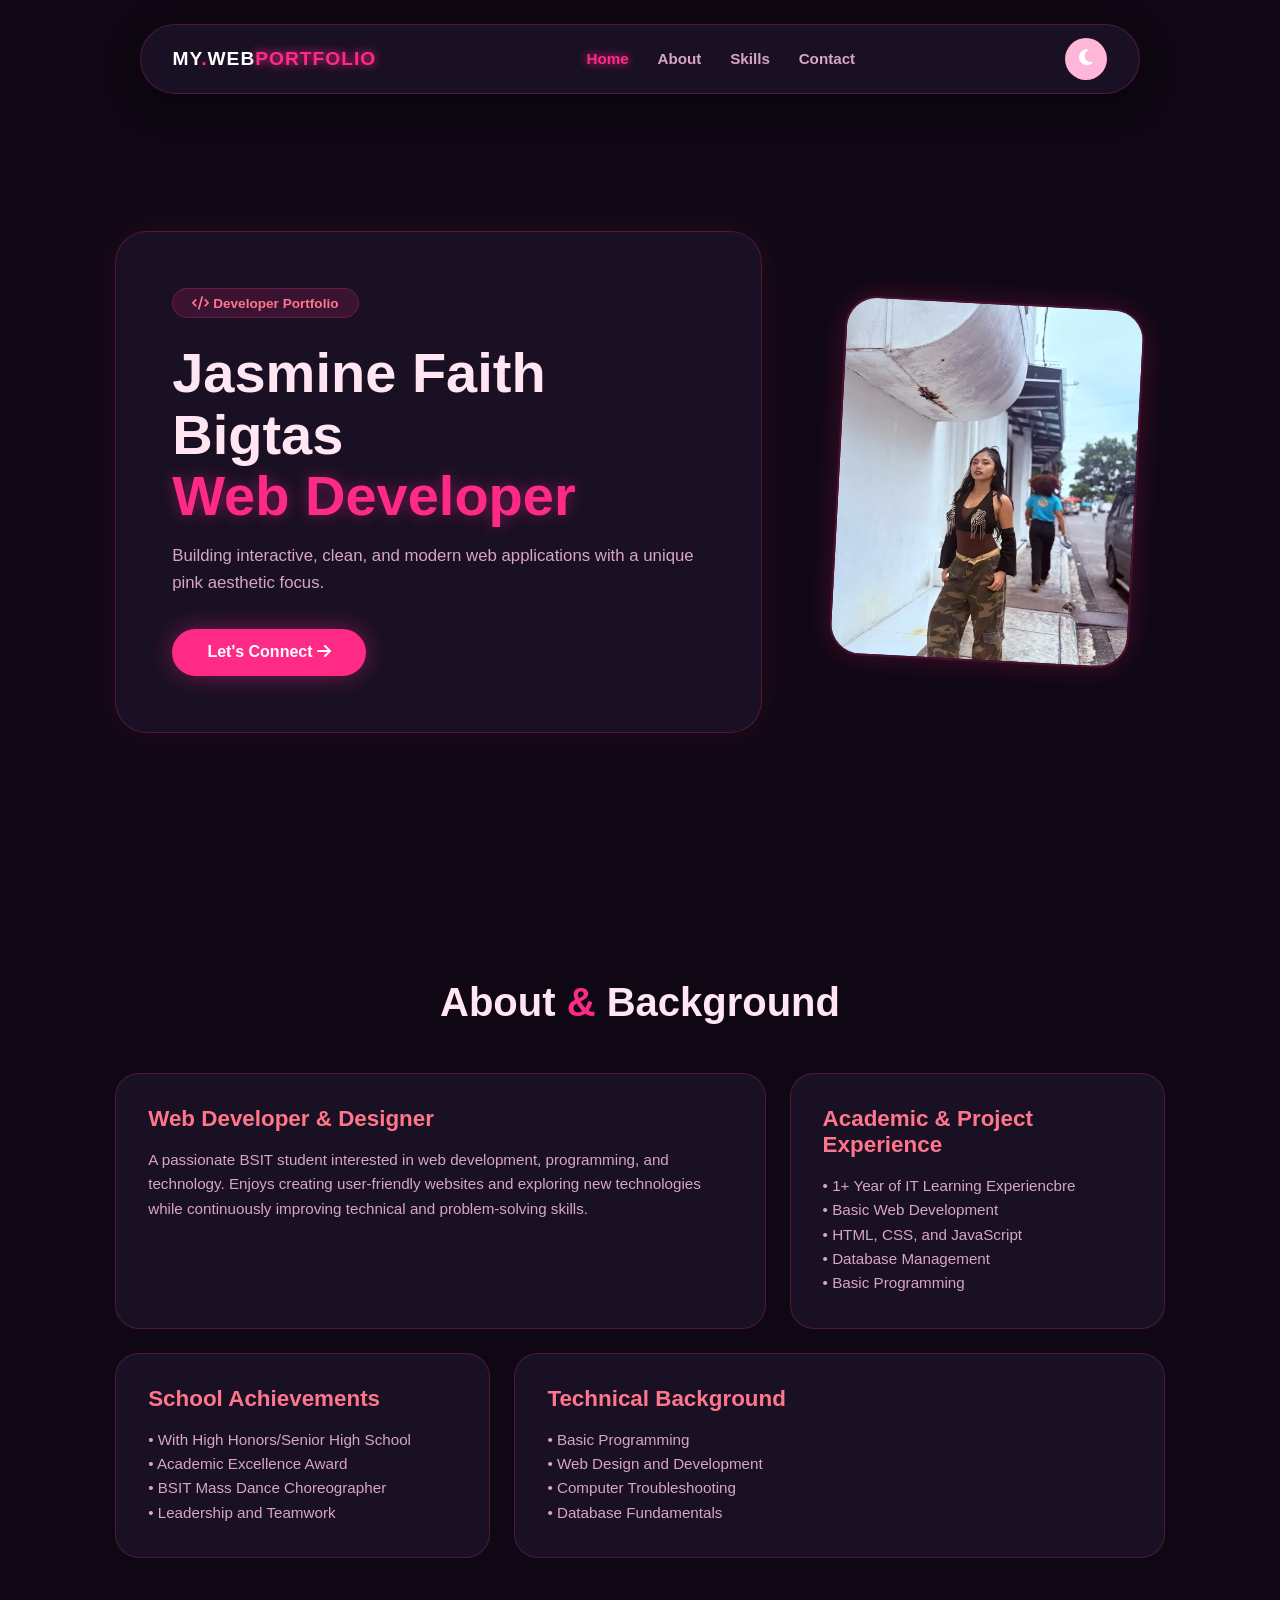
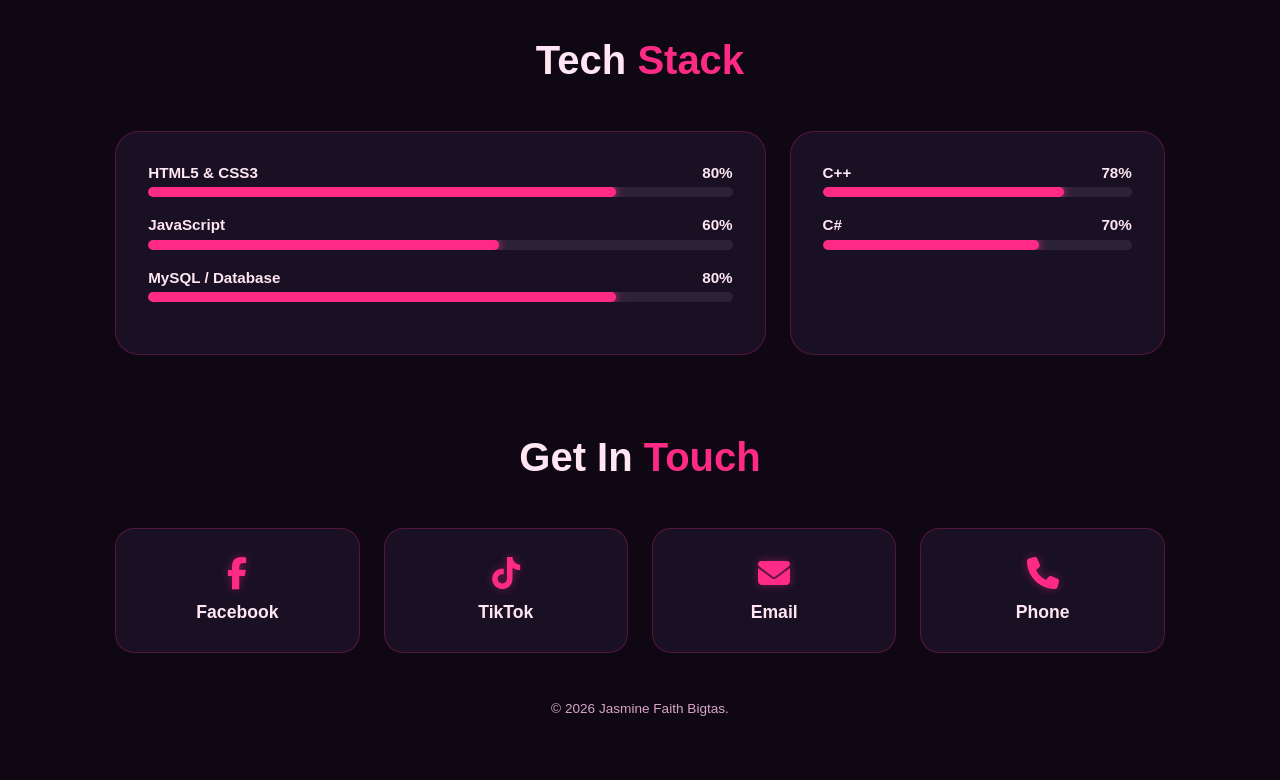
<file: index.html>
<!DOCTYPE html>
<html lang="en">
<head>
    <meta charset="UTF-8">
    <meta name="viewport" content="width=device-width, initial-scale=1.0">
    <title>Jasmine Faith Bigtas</title>
    <link rel="stylesheet" href="https://cdnjs.cloudflare.com/ajax/libs/font-awesome/6.4.0/css/all.min.css">
    <link rel="stylesheet" href="style.css">
    <script src="script.js" defer></script>
<body>

    <header>
       <a href="#home" class="logo">MY<span>.</span>WEB<span>PORTFOLIO</span></a>

    <nav class="navbar" id="navbar">
        <a href="#home" class="nav-link active">Home</a>
        <a href="#about" class="nav-link">About</a>
        <a href="#skills" class="nav-link">Skills</a>
        <a href="#contact" class="nav-link">Contact</a>
    </nav>

    <button id="theme-toggle" class="theme-toggle">
            <i class="fa-solid fa-moon"></i>
        </button>

    
    <button class="hamburger" id="hamburger" aria-label="Toggle navigation" aria-expanded="false">
        <span></span>
        <span></span>
        <span></span>
    </button>
    </header>

    <section id="home" class="hero-container">
        <div class="hero-card">
            <span class="badge"><i class="fa-solid fa-code"></i> Developer Portfolio</span>
            <h1 class="hero-title">Jasmine Faith Bigtas<br><span>Web Developer</span></h1>
            <p class="hero-desc">Building interactive, clean, and modern web applications with a unique pink aesthetic focus.</p>
            <a href="#contact" class="btn-pill">Let's Connect <i class="fa-solid fa-arrow-right"></i></a>
        </div>
        <div class="hero-avatar">
            <div class="avatar-frame">
                <img src="pic.png.webp" alt="Jasmine Faith Bigtas">
            </div>
        </div>
    </section>

    <div class="section-header" id="about">
        <h2>About <span>&</span> Background</h2>
    </div>

    <div class="bento-container">
        <div class="bento-card wide">
            <h3>Web Developer & Designer</h3>
            <p>A passionate BSIT student interested in web development, programming, and technology. Enjoys creating user-friendly websites and exploring new technologies while continuously improving technical and problem-solving skills.</p>
        </div>
        <div class="bento-card">
            <h3>Academic & Project Experience
</h3>
            <p>• 1+ Year of IT Learning Experiencbre<br>• Basic Web Development<br>• HTML, CSS, and JavaScript<br>• Database Management<br>• Basic Programming</p>
        </div>
        <div class="bento-card">
            <h3>School Achievements</h3>
            <p>• With High Honors/Senior High School<br>• Academic Excellence Award<br>• BSIT Mass Dance Choreographer<br>• Leadership and Teamwork</p>
        </div>
        <div class="bento-card wide">
            <h3>Technical Background</h3>
            <p>• Basic Programming<br>• Web Design and Development<br>• Computer Troubleshooting<br>• Database Fundamentals</p>
        </div>
    </div>

    <div class="section-header" id="skills">
        <h2>Tech <span>Stack</span></h2>
    </div>

    <div class="bento-container">
        <div class="bento-card wide">
            <div class="skill-item">
                <label><span>HTML5 & CSS3</span> <span>80%</span></label>
                <div class="meter"><div class="meter-fill" style="width: 80%;"></div></div>
            </div>
            <div class="skill-item">
                <label><span>JavaScript</span> <span>60%</span></label>
                <div class="meter"><div class="meter-fill" style="width: 60%;"></div></div>
            </div>
            <div class="skill-item">
                <label><span>MySQL / Database</span> <span>80%</span></label>
                <div class="meter"><div class="meter-fill" style="width: 80%;"></div></div>
            </div>
        </div>
        <div class="bento-card">
            <div class="skill-item">
                <label><span>C++</span> <span>78%</span></label>
                <div class="meter"><div class="meter-fill" style="width: 78%;"></div></div>
            </div>
            <div class="skill-item">
                <label><span>C#</span> <span>70%</span></label>
                <div class="meter"><div class="meter-fill" style="width: 70%;"></div></div>
            </div>
        </div>
    </div>

    <div class="section-header" id="contact">
        <h2>Get In <span>Touch</span></h2>
    </div>

    <div class="contact-container">
        <a href="https://www.facebook.com/share/1FjoG739k6/?mibextid=wwXIfr" target="_blank" class="contact-box">
            <i class="fa-brands fa-facebook-f"></i>
            <h4>Facebook</h4>
        </a>
        <a href="https://www.tiktok.com/@faithbigtas?is_from_webapp=1&sender_device=pc" target="_blank" class="contact-box">
            <i class="fa-brands fa-tiktok"></i>
            <h4>TikTok</h4>
        </a>
        <a href="mailto:bigtasjasminefaith@gmail.com" class="contact-box">
            <i class="fa-solid fa-envelope"></i>
            <h4>Email</h4>
        </a>
        <a href="tel:+639920697280" class="contact-box">
            <i class="fa-solid fa-phone"></i>
            <h4>Phone</h4>
        </a>
    </div>

    <footer>
        <p>© 2026 Jasmine Faith Bigtas.</p>
    </footer>

    

    
</body>
</html>
</file>
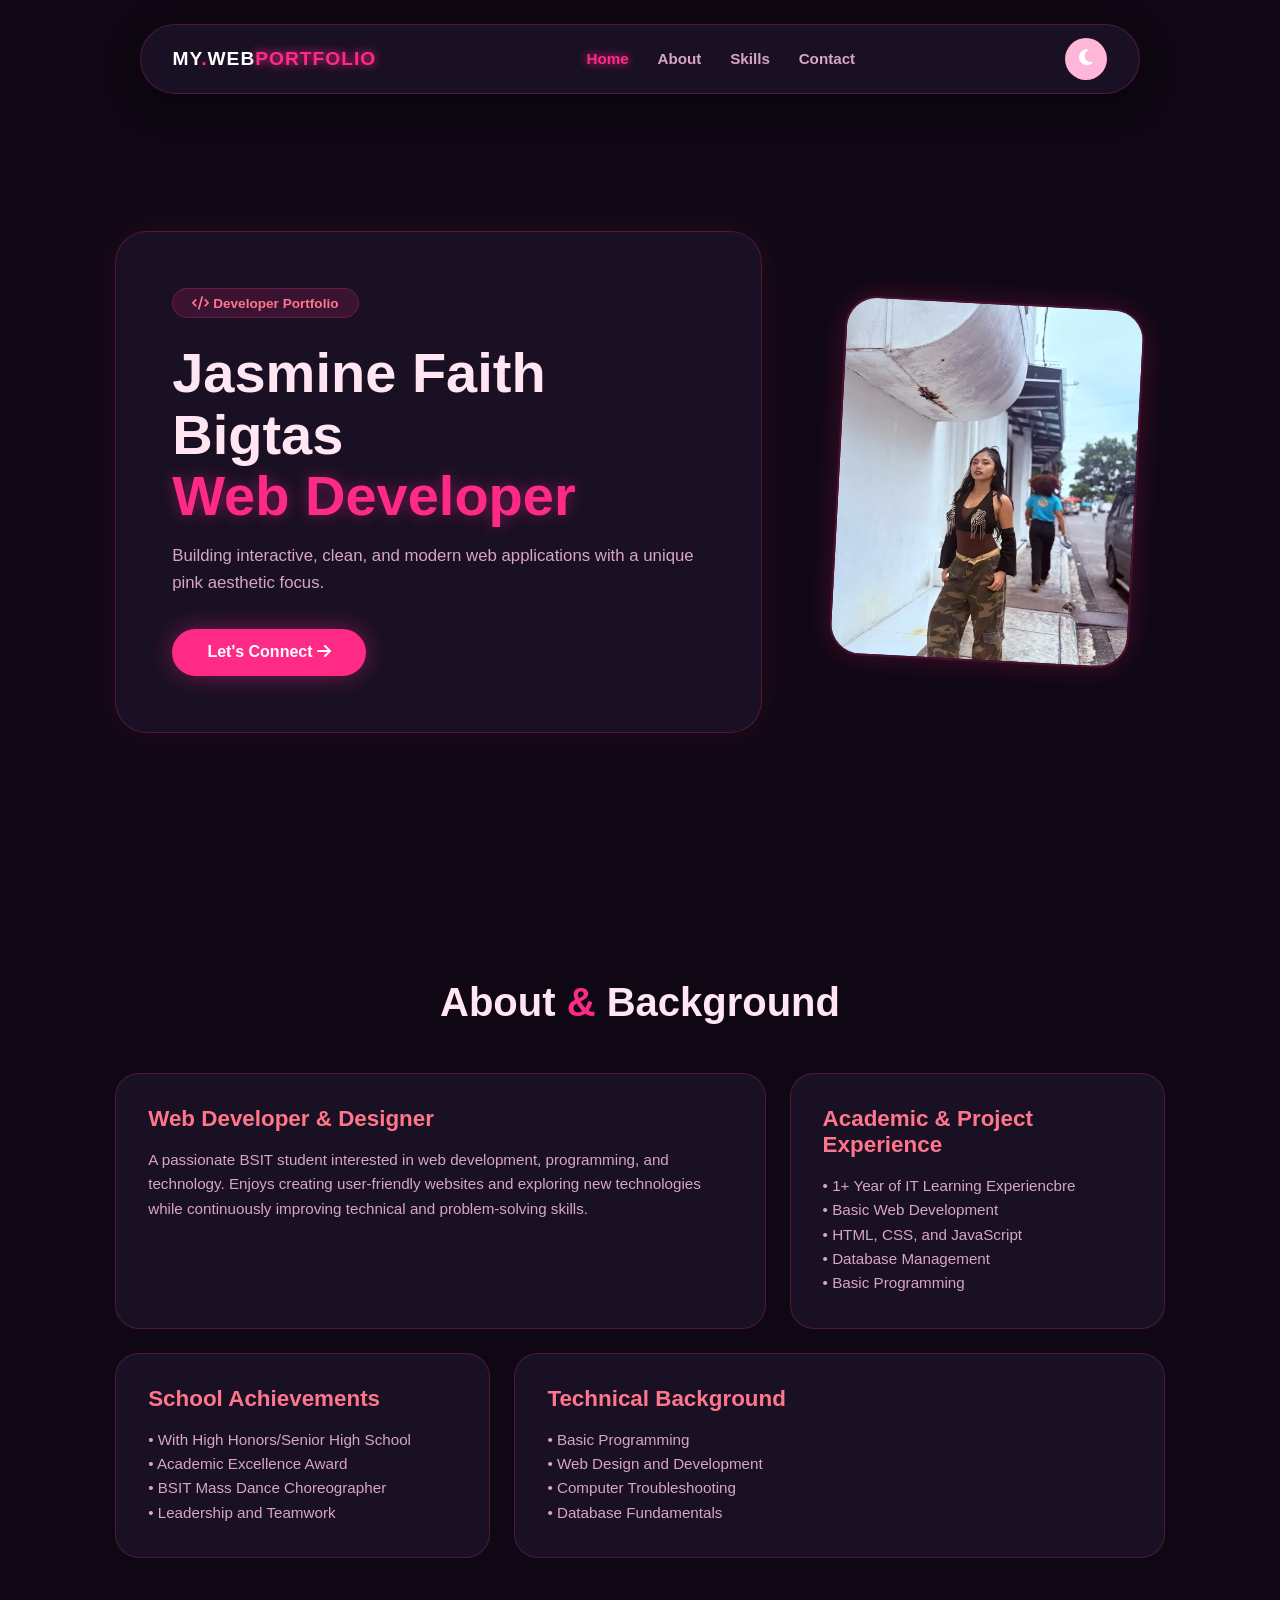
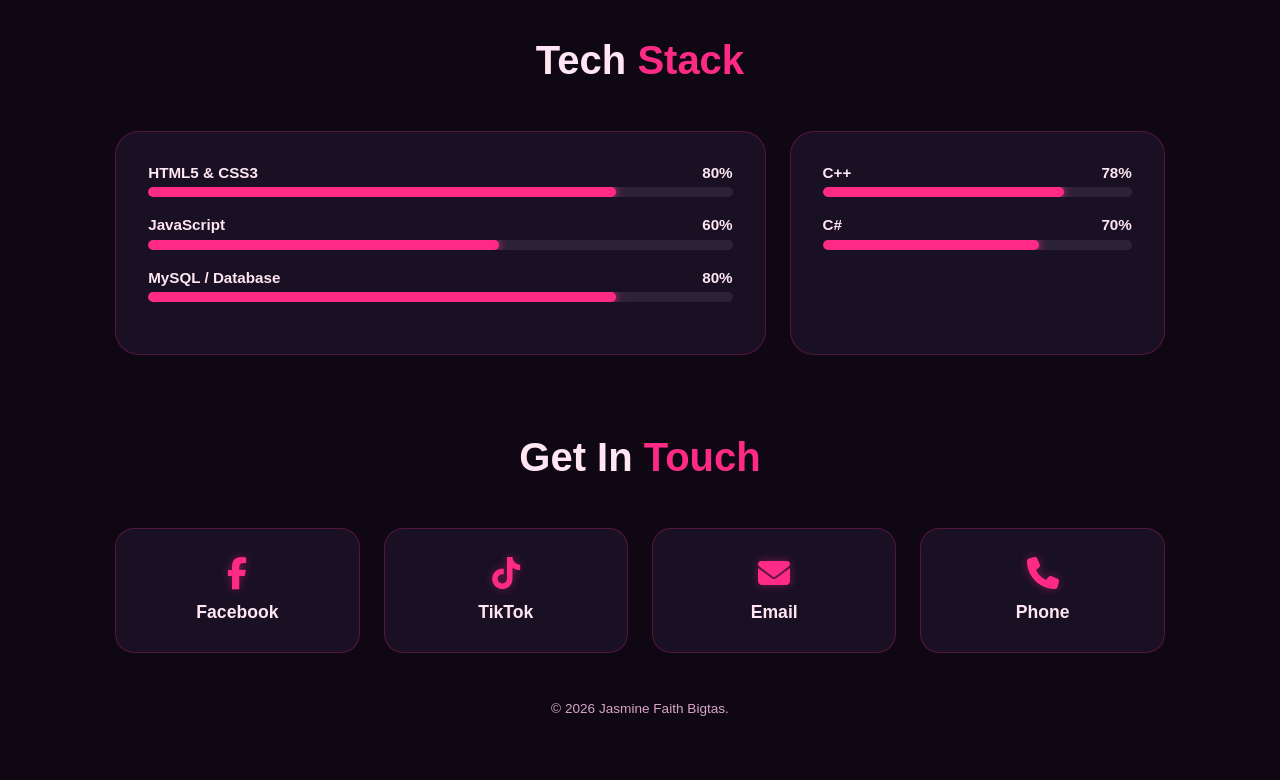
<file: pink.html>
<!DOCTYPE html>
<html lang="en">
<head>
    <meta charset="UTF-8">
    <meta name="viewport" content="width=device-width, initial-scale=1.0">
    <title>Jasmine Faith Bigtas</title>
    <link rel="stylesheet" href="https://cdnjs.cloudflare.com/ajax/libs/font-awesome/6.4.0/css/all.min.css">
    <link rel="stylesheet" href="style.css">
    <script src="script.js" defer></script>
<body>

    <header>
       <a href="#home" class="logo">MY<span>.</span>WEB<span>PORTFOLIO</span></a>

    <nav class="navbar" id="navbar">
        <a href="#home" class="nav-link active">Home</a>
        <a href="#about" class="nav-link">About</a>
        <a href="#skills" class="nav-link">Skills</a>
        <a href="#contact" class="nav-link">Contact</a>
    </nav>

    <button id="theme-toggle" class="theme-toggle">
            <i class="fa-solid fa-moon"></i>
        </button>

    
    <button class="hamburger" id="hamburger" aria-label="Toggle navigation" aria-expanded="false">
        <span></span>
        <span></span>
        <span></span>
    </button>
    </header>

    <section id="home" class="hero-container">
        <div class="hero-card">
            <span class="badge"><i class="fa-solid fa-code"></i> Developer Portfolio</span>
            <h1 class="hero-title">Jasmine Faith Bigtas<br><span>Web Developer</span></h1>
            <p class="hero-desc">Building interactive, clean, and modern web applications with a unique pink aesthetic focus.</p>
            <a href="#contact" class="btn-pill">Let's Connect <i class="fa-solid fa-arrow-right"></i></a>
        </div>
        <div class="hero-avatar">
            <div class="avatar-frame">
                <img src="pic.png.webp" alt="Jasmine Faith Bigtas">
            </div>
        </div>
    </section>

    <div class="section-header" id="about">
        <h2>About <span>&</span> Background</h2>
    </div>

    <div class="bento-container">
        <div class="bento-card wide">
            <h3>Web Developer & Designer</h3>
            <p>A passionate BSIT student interested in web development, programming, and technology. Enjoys creating user-friendly websites and exploring new technologies while continuously improving technical and problem-solving skills.</p>
        </div>
        <div class="bento-card">
            <h3>Academic & Project Experience
</h3>
            <p>• 1+ Year of IT Learning Experiencbre<br>• Basic Web Development<br>• HTML, CSS, and JavaScript<br>• Database Management<br>• Basic Programming</p>
        </div>
        <div class="bento-card">
            <h3>School Achievements</h3>
            <p>• With High Honors/Senior High School<br>• Academic Excellence Award<br>• BSIT Mass Dance Choreographer<br>• Leadership and Teamwork</p>
        </div>
        <div class="bento-card wide">
            <h3>Technical Background</h3>
            <p>• Basic Programming<br>• Web Design and Development<br>• Computer Troubleshooting<br>• Database Fundamentals</p>
        </div>
    </div>

    <div class="section-header" id="skills">
        <h2>Tech <span>Stack</span></h2>
    </div>

    <div class="bento-container">
        <div class="bento-card wide">
            <div class="skill-item">
                <label><span>HTML5 & CSS3</span> <span>80%</span></label>
                <div class="meter"><div class="meter-fill" style="width: 80%;"></div></div>
            </div>
            <div class="skill-item">
                <label><span>JavaScript</span> <span>60%</span></label>
                <div class="meter"><div class="meter-fill" style="width: 60%;"></div></div>
            </div>
            <div class="skill-item">
                <label><span>MySQL / Database</span> <span>80%</span></label>
                <div class="meter"><div class="meter-fill" style="width: 80%;"></div></div>
            </div>
        </div>
        <div class="bento-card">
            <div class="skill-item">
                <label><span>C++</span> <span>78%</span></label>
                <div class="meter"><div class="meter-fill" style="width: 78%;"></div></div>
            </div>
            <div class="skill-item">
                <label><span>C#</span> <span>70%</span></label>
                <div class="meter"><div class="meter-fill" style="width: 70%;"></div></div>
            </div>
        </div>
    </div>

    <div class="section-header" id="contact">
        <h2>Get In <span>Touch</span></h2>
    </div>

    <div class="contact-container">
        <a href="https://www.facebook.com/share/1FjoG739k6/?mibextid=wwXIfr" target="_blank" class="contact-box">
            <i class="fa-brands fa-facebook-f"></i>
            <h4>Facebook</h4>
        </a>
        <a href="https://www.tiktok.com/@faithbigtas?is_from_webapp=1&sender_device=pc" target="_blank" class="contact-box">
            <i class="fa-brands fa-tiktok"></i>
            <h4>TikTok</h4>
        </a>
        <a href="mailto:bigtasjasminefaith@gmail.com" class="contact-box">
            <i class="fa-solid fa-envelope"></i>
            <h4>Email</h4>
        </a>
        <a href="tel:+639920697280" class="contact-box">
            <i class="fa-solid fa-phone"></i>
            <h4>Phone</h4>
        </a>
    </div>

    <footer>
        <p>© 2026 Jasmine Faith Bigtas.</p>
    </footer>

    

    
</body>
</html>
</file>
<file: style.css>
* {
            margin: 0;
            padding: 0;
            box-sizing: border-box;
            font-family: 'Segoe UI', Tahoma, Geneva, Verdana, sans-serif;
            scroll-behavior: smooth;
        }

        body {
            background-color: #0f0814;
            color: #ffe6f2;
            padding-bottom: 3rem;
        }

        header {
            position: fixed;
            top: 1.5rem;
            left: 50%;
            transform: translateX(-50%);
            width: 90%;
            max-width: 1000px;
            background: #191024;
            border: 1px solid rgba(255, 42, 133, 0.25);
            padding: 0.8rem 2rem;
            border-radius: 50px;
            display: flex;
            justify-content: space-between;
            align-items: center;
            z-index: 1000;
            box-shadow: 0 10px 30px rgba(0, 0, 0, 0.5);
        }

        .logo {
            font-weight: 700;
            font-size: 1.2rem;
            color: #ffffff;
            text-decoration: none;
            letter-spacing: 1px;
        }

        .logo span {
            color: #ff2a85;
            text-shadow: 0 0 10px #ff2a85;
        }

        .navbar {
            display: flex;
            gap: 1.8rem;
        }

        .navbar a {
            color: #d8a4c8;
            text-decoration: none;
            font-size: 0.95rem;
            font-weight: 600;
            transition: 0.3s;
        }

        .navbar a:hover, 
        .navbar a.active {
            color: #ff2a85;
            text-shadow: 0 0 10px #ff2a85;
        }

        .hero-container {
            min-height: 100vh;
            display: flex;
            justify-content: space-between;
            align-items: center;
            padding: 8rem 9% 4rem;
            gap: 3rem;
        }

        .hero-card {
            flex: 1.2;
            background: #191024;
            border: 1px solid rgba(255, 42, 133, 0.25);
            border-radius: 2rem;
            padding: 3.5rem;
            box-shadow: 0 0 40px rgba(255, 42, 133, 0.1);
        }

        .badge {
            display: inline-block;
            background: rgba(255, 42, 133, 0.15);
            color: #ff758c;
            border: 1px solid rgba(255, 42, 133, 0.25);
            padding: 0.4rem 1.2rem;
            border-radius: 20px;
            font-size: 0.85rem;
            font-weight: 600;
            margin-bottom: 1.5rem;
        }

        .hero-title {
            font-size: 3.5rem;
            font-weight: 800;
            line-height: 1.1;
            margin-bottom: 1rem;
        }

        .hero-title span {
            color: #ff2a85;
            text-shadow: 0 0 15px rgba(255, 42, 133, 0.4);
        }

        .hero-desc {
            color: #d8a4c8;
            font-size: 1.05rem;
            line-height: 1.6;
            margin-bottom: 2rem;
        }

        .btn-pill {
            display: inline-block;
            background: #ff2a85;
            color: #ffffff;
            padding: 0.9rem 2.2rem;
            border-radius: 50px;
            text-decoration: none;
            font-weight: 700;
            box-shadow: 0 0 25px rgba(255, 42, 133, 0.4);
            transition: 0.3s;
        }

        .btn-pill:hover {
            background: #ff758c;
            transform: translateY(-3px);
            box-shadow: 0 0 35px rgba(255, 42, 133, 0.7);
        }

        .hero-avatar {
            flex: 0.8;
            display: flex;
            justify-content: center;
        }

        .avatar-frame {
            width: 300px;
            height: 360px;
            border-radius: 2rem;
            overflow: hidden;
            border: 2px solid rgba(255, 42, 133, 0.25);
            box-shadow: 0 0 30px rgba(255, 42, 133, 0.2);
            transform: rotate(3deg);
            transition: 0.4s;
        }

        .avatar-frame:hover {
            transform: rotate(0deg) scale(1.02);
            border-color: #ff2a85;
        }

        .avatar-frame img {
            width: 100%;
            height: 100%;
            object-fit: cover;
        }

        .section-header {
            text-align: center;
            margin: 5rem 0 3rem;
        }

        .section-header h2 {
            font-size: 2.5rem;
            font-weight: 700;
        }

        .section-header h2 span {
            color: #ff2a85;
        }

        .bento-container {
            display: flex;
            flex-wrap: wrap;
            gap: 1.5rem;
            padding: 0 9%;
        }

        .bento-card {
            background: #191024;
            border: 1px solid rgba(255, 42, 133, 0.25);
            border-radius: 1.5rem;
            padding: 2rem;
            flex: 1 1 300px;
            transition: 0.3s;
        }

        .bento-card.wide {
            flex: 2 1 500px;
        }

        .bento-card:hover {
            border-color: #ff2a85;
            transform: translateY(-5px);
            box-shadow: 0 10px 30px rgba(255, 42, 133, 0.15);
        }

        .bento-card h3 {
            font-size: 1.4rem;
            color: #ff758c;
            margin-bottom: 1rem;
        }

        .bento-card p {
            color: #d8a4c8;
            font-size: 0.95rem;
            line-height: 1.6;
        }

        .skill-item {
            margin-bottom: 1.2rem;
        }

        .skill-item label {
            display: flex;
            justify-content: space-between;
            font-size: 0.95rem;
            font-weight: 600;
            margin-bottom: 0.4rem;
            color: #ffe6f2;
        }

        .meter {
            height: 10px;
            background: rgba(255, 255, 255, 0.08);
            border-radius: 10px;
            overflow: hidden;
        }

        .meter-fill {
            height: 100%;
            background: #ff2a85;
            border-radius: 10px;
            box-shadow: 0 0 10px #ff2a85;
        }

        .contact-container {
            display: flex;
            flex-wrap: wrap;
            gap: 1.5rem;
            justify-content: center;
            padding: 0 9%;
        }

        .contact-box {
            flex: 1 1 200px;
            background: #191024;
            border: 1px solid rgba(255, 42, 133, 0.25);
            padding: 1.8rem;
            border-radius: 1.2rem;
            text-align: center;
            text-decoration: none;
            color: #ffe6f2;
            transition: 0.3s;
        }

        .contact-box:hover {
            border-color: #ff2a85;
            background: rgba(255, 42, 133, 0.1);
        }

        .contact-box i {
            font-size: 2rem;
            color: #ff2a85;
            margin-bottom: 0.8rem;
            text-shadow: 0 0 10px rgba(255, 42, 133, 0.4);
        }

        .contact-box h4 {
            font-size: 1.1rem;
        }

        footer {
            text-align: center;
            padding: 3rem 0 1rem;
            color: #d8a4c8;
            font-size: 0.85rem;
        }

        .theme-toggle {
    background: #ffb6d9;
    color: #ffffff;
    border: none;
    width: 42px;
    height: 42px;
    border-radius: 50%;
    font-size: 18px;
    cursor: pointer;
    transition: 0.3s ease;
}

.theme-toggle:hover {
    transform: rotate(20deg) scale(1.1);
    background: #ff69b4;
}


body,
header,
.hero-card,
.bento-card,
.contact-box,
.section-header,
footer {
    transition: background-color 0.4s ease, color 0.4s ease;
}


body.dark-mode {
    background-color: #17121a;
    color: #ffffff;
}

body.dark-mode header {
    background-color: #211827;
}

body.dark-mode .logo,
body.dark-mode .navbar a {
    color: #ffffff;
}

body.dark-mode .hero-card,
body.dark-mode .bento-card,
body.dark-mode .contact-box {
    background-color: #29202f;
    color: #ffffff;
    border-color: #49364f;
}

body.dark-mode .hero-title,
body.dark-mode .bento-card h3,
body.dark-mode .contact-box h4,
body.dark-mode .section-header h2 {
    color: #ffffff;
}

body.dark-mode .hero-desc,
body.dark-mode .bento-card p {
    color: #d8cbdc;
}

body.dark-mode footer {
    background-color: #211827;
    color: #ffffff;
}

body.dark-mode .theme-toggle {
    background-color: #ff69b4;
    color: #ffffff;
}


body.dark-mode .meter {
    background-color: #49364f;
}


.hamburger {
    display: none;
    flex-direction: column;
    justify-content: space-between;
    width: 30px;
    height: 22px;
    background: none;
    border: none;
    cursor: pointer;
    padding: 0;
    z-index: 1001;
}

.hamburger span {
    display: block;
    width: 100%;
    height: 3px;
    background: #ff69b4;
    border-radius: 5px;
    transition: 0.3s ease;
}


.hamburger.active span:nth-child(1) {
    transform: translateY(9.5px) rotate(45deg);
}

.hamburger.active span:nth-child(2) {
    opacity: 0;
}

.hamburger.active span:nth-child(3) {
    transform: translateY(-9.5px) rotate(-45deg);
}


@media (max-width: 768px) {

    .hamburger {
        display: flex;
    }

    header {
        display: flex;
        justify-content: space-between;
        align-items: center;
        position: relative;
    }

    .navbar {
        position: absolute;
        top: 100%;
        right: 0;
        width: 220px;
        background: #fff0f6;
        display: flex;
        flex-direction: column;
        gap: 0;
        padding: 15px;
        border-radius: 12px;
        box-shadow: 0 5px 20px rgba(0,0,0,0.1);

        opacity: 0;
        visibility: hidden;
        transform: translateY(-10px);
        transition: 0.3s ease;
        z-index: 1000;
    }

    .navbar.active {
        opacity: 1;
        visibility: visible;
        transform: translateY(0);
    }

    .navbar a {
        padding: 12px;
        display: block;
    }

   
    body.dark-mode .navbar {
        background: #29202f;
    }

    body.dark-mode .hamburger span {
        background: #ff69b4;
    }
}

        @media (max-width: 900px) {
            .hero-container {
                flex-direction: column-reverse;
                text-align: center;
            }

            .avatar-frame {
                width: 250px;
                height: 300px;
            }

            .navbar {
                display: none;
            }
        }
</file>
